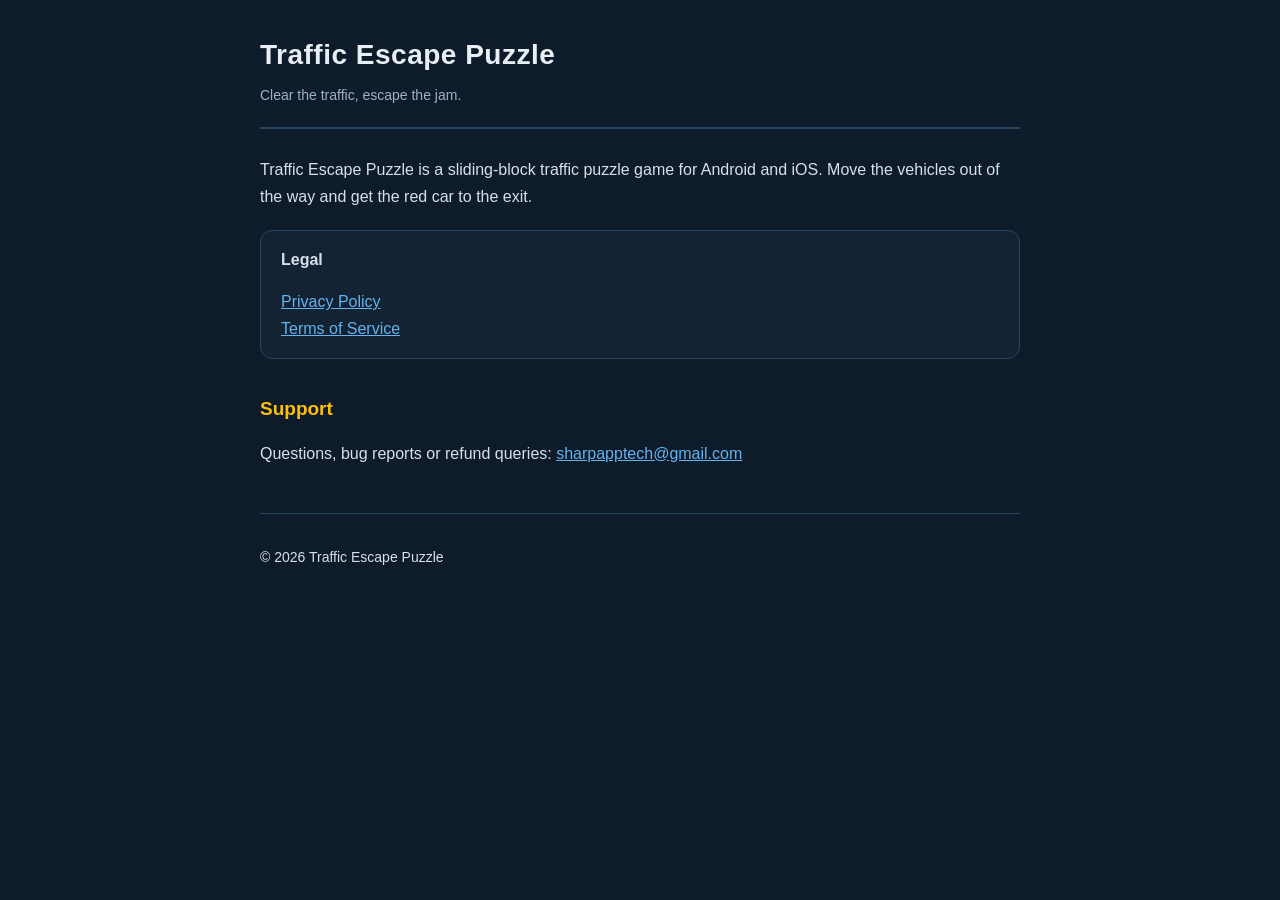
<file: index.html>
<!doctype html>
<html lang="en">
<head>
<meta charset="utf-8">
<meta name="viewport" content="width=device-width, initial-scale=1">
<title>Traffic Escape Puzzle</title>
<link rel="stylesheet" href="style.css">
</head>
<body>
<main>
<header>
  <h1>Traffic Escape Puzzle</h1>
  <p class="meta">Clear the traffic, escape the jam.</p>
</header>

<p>Traffic Escape Puzzle is a sliding-block traffic puzzle game for Android and iOS.
Move the vehicles out of the way and get the red car to the exit.</p>

<div class="card">
  <p><strong>Legal</strong></p>
  <p>
    <a href="privacy.html">Privacy Policy</a><br>
    <a href="terms.html">Terms of Service</a>
  </p>
</div>

<h2>Support</h2>
<p>Questions, bug reports or refund queries:
<a href="mailto:sharpapptech@gmail.com">sharpapptech@gmail.com</a></p>

<footer>
  <p>© 2026 Traffic Escape Puzzle</p>
</footer>
</main>
</body>
</html>
</file>
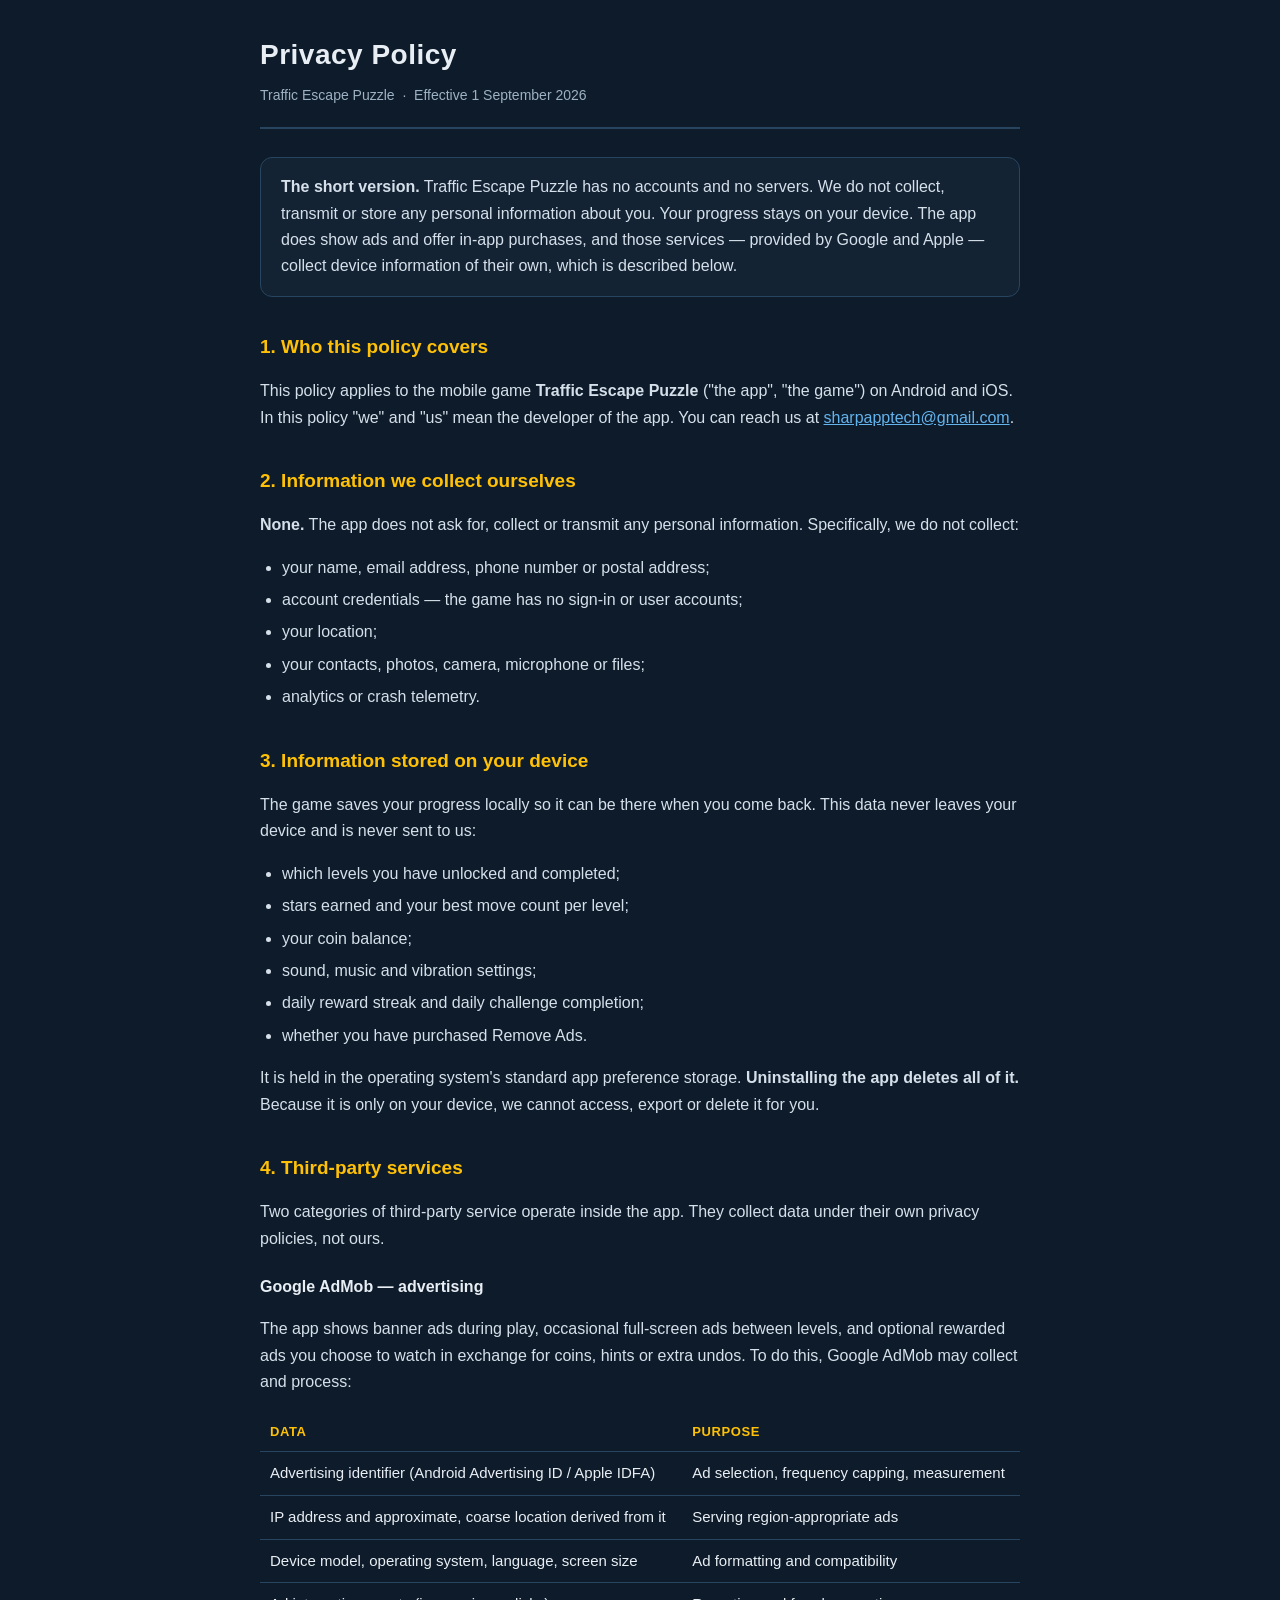
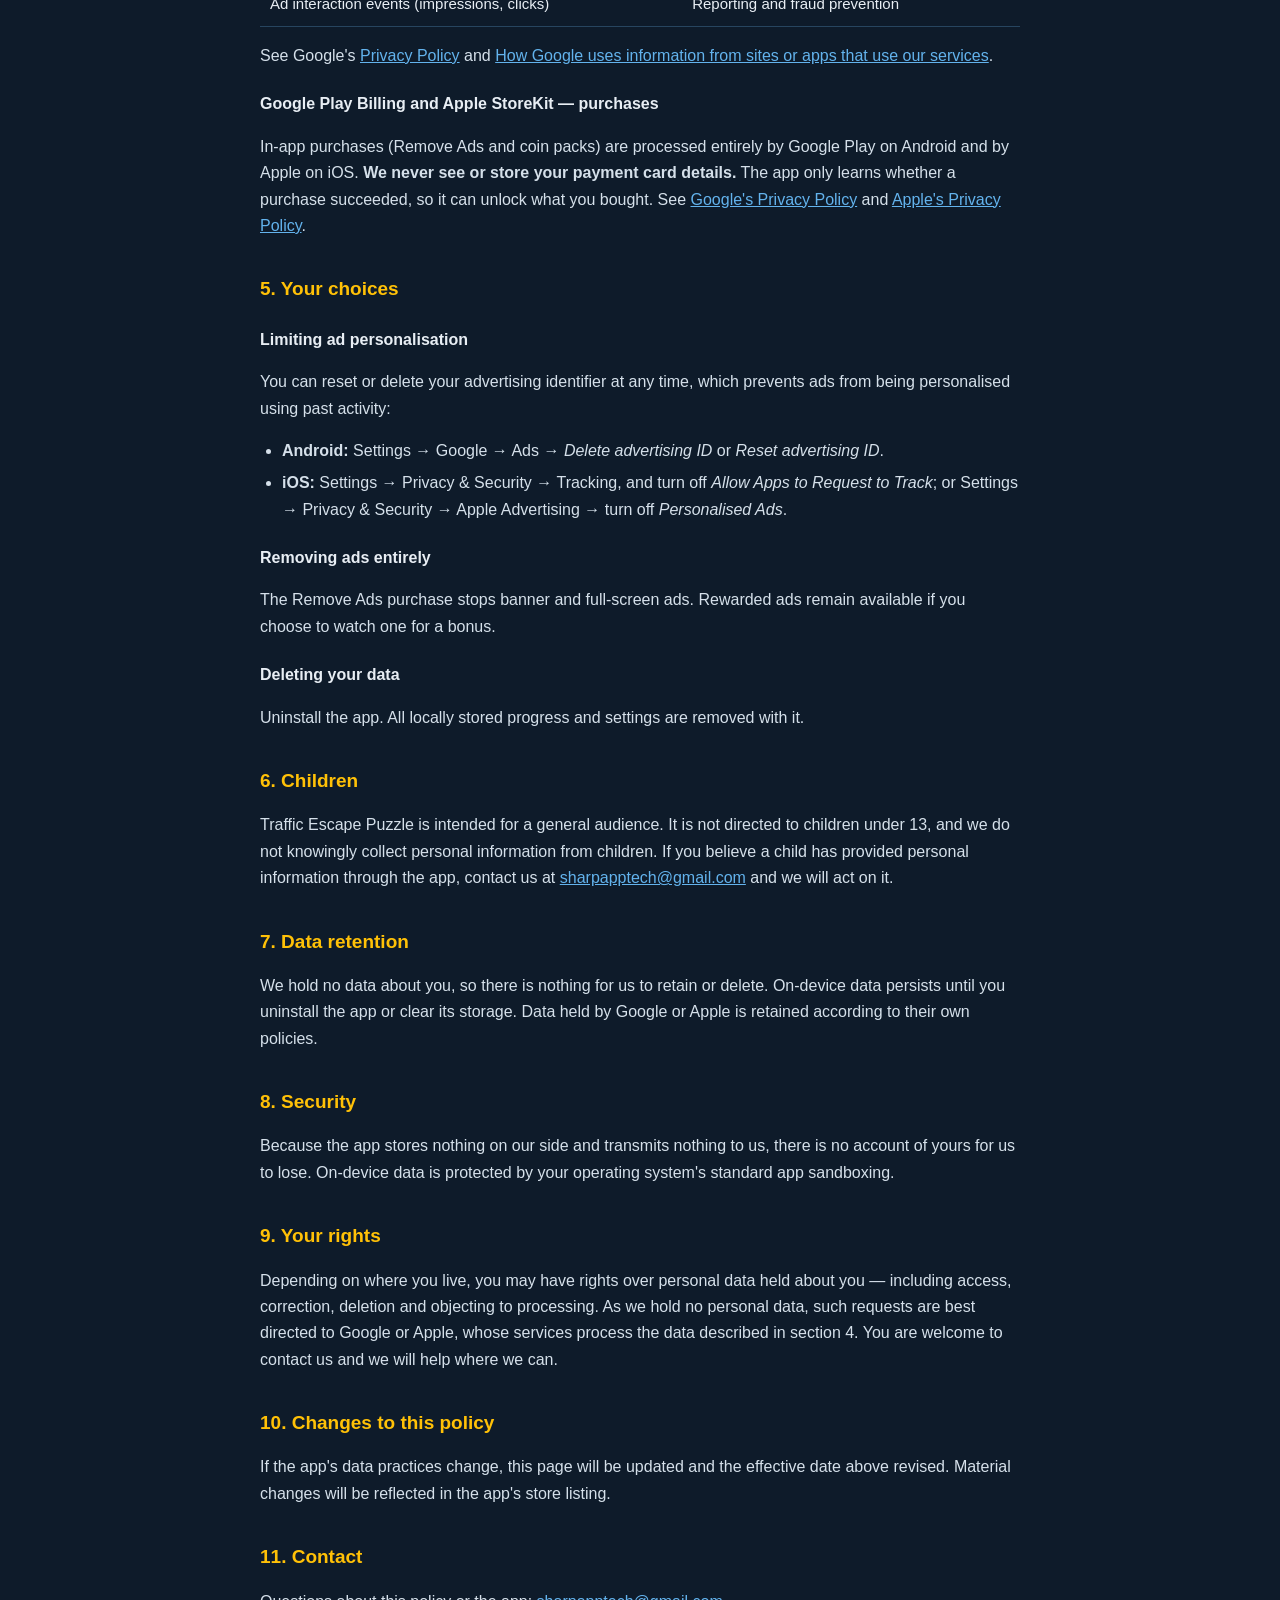
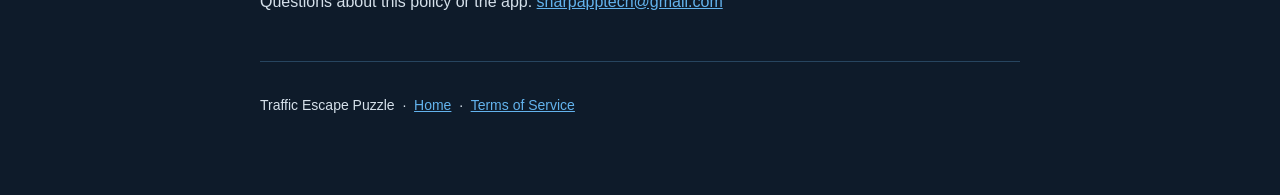
<file: privacy.html>
<!doctype html>
<html lang="en">
<head>
<meta charset="utf-8">
<meta name="viewport" content="width=device-width, initial-scale=1">
<title>Privacy Policy — Traffic Escape Puzzle</title>
<link rel="stylesheet" href="style.css">
</head>
<body>
<main>
<header>
  <h1>Privacy Policy</h1>
  <p class="meta">Traffic Escape Puzzle &nbsp;·&nbsp; Effective 1 September 2026</p>
</header>

<div class="card">
  <p><strong>The short version.</strong> Traffic Escape Puzzle has no accounts and no
  servers. We do not collect, transmit or store any personal information about you.
  Your progress stays on your device. The app does show ads and offer in-app
  purchases, and those services — provided by Google and Apple — collect device
  information of their own, which is described below.</p>
</div>

<h2>1. Who this policy covers</h2>
<p>This policy applies to the mobile game <strong>Traffic Escape Puzzle</strong>
("the app", "the game") on Android and iOS. In this policy "we" and "us" mean the
developer of the app. You can reach us at
<a href="mailto:sharpapptech@gmail.com">sharpapptech@gmail.com</a>.</p>

<h2>2. Information we collect ourselves</h2>
<p><strong>None.</strong> The app does not ask for, collect or transmit any personal
information. Specifically, we do not collect:</p>
<ul>
  <li>your name, email address, phone number or postal address;</li>
  <li>account credentials — the game has no sign-in or user accounts;</li>
  <li>your location;</li>
  <li>your contacts, photos, camera, microphone or files;</li>
  <li>analytics or crash telemetry.</li>
</ul>

<h2>3. Information stored on your device</h2>
<p>The game saves your progress locally so it can be there when you come back. This
data never leaves your device and is never sent to us:</p>
<ul>
  <li>which levels you have unlocked and completed;</li>
  <li>stars earned and your best move count per level;</li>
  <li>your coin balance;</li>
  <li>sound, music and vibration settings;</li>
  <li>daily reward streak and daily challenge completion;</li>
  <li>whether you have purchased Remove Ads.</li>
</ul>
<p>It is held in the operating system's standard app preference storage.
<strong>Uninstalling the app deletes all of it.</strong> Because it is only on your
device, we cannot access, export or delete it for you.</p>

<h2>4. Third-party services</h2>
<p>Two categories of third-party service operate inside the app. They collect data
under their own privacy policies, not ours.</p>

<h3>Google AdMob — advertising</h3>
<p>The app shows banner ads during play, occasional full-screen ads between levels,
and optional rewarded ads you choose to watch in exchange for coins, hints or extra
undos. To do this, Google AdMob may collect and process:</p>
<table>
  <tr><th>Data</th><th>Purpose</th></tr>
  <tr><td>Advertising identifier (Android Advertising ID / Apple IDFA)</td><td>Ad selection, frequency capping, measurement</td></tr>
  <tr><td>IP address and approximate, coarse location derived from it</td><td>Serving region-appropriate ads</td></tr>
  <tr><td>Device model, operating system, language, screen size</td><td>Ad formatting and compatibility</td></tr>
  <tr><td>Ad interaction events (impressions, clicks)</td><td>Reporting and fraud prevention</td></tr>
</table>
<p>See Google's
<a href="https://policies.google.com/privacy" target="_blank" rel="noopener">Privacy Policy</a>
and
<a href="https://policies.google.com/technologies/partner-sites" target="_blank" rel="noopener">How Google uses information from sites or apps that use our services</a>.</p>

<h3>Google Play Billing and Apple StoreKit — purchases</h3>
<p>In-app purchases (Remove Ads and coin packs) are processed entirely by Google Play
on Android and by Apple on iOS. <strong>We never see or store your payment card
details.</strong> The app only learns whether a purchase succeeded, so it can unlock
what you bought. See
<a href="https://policies.google.com/privacy" target="_blank" rel="noopener">Google's Privacy Policy</a>
and
<a href="https://www.apple.com/legal/privacy/" target="_blank" rel="noopener">Apple's Privacy Policy</a>.</p>

<h2>5. Your choices</h2>
<h3>Limiting ad personalisation</h3>
<p>You can reset or delete your advertising identifier at any time, which prevents
ads from being personalised using past activity:</p>
<ul>
  <li><strong>Android:</strong> Settings → Google → Ads → <em>Delete advertising ID</em> or <em>Reset advertising ID</em>.</li>
  <li><strong>iOS:</strong> Settings → Privacy &amp; Security → Tracking, and turn off <em>Allow Apps to Request to Track</em>; or Settings → Privacy &amp; Security → Apple Advertising → turn off <em>Personalised Ads</em>.</li>
</ul>
<h3>Removing ads entirely</h3>
<p>The Remove Ads purchase stops banner and full-screen ads. Rewarded ads remain
available if you choose to watch one for a bonus.</p>
<h3>Deleting your data</h3>
<p>Uninstall the app. All locally stored progress and settings are removed with it.</p>

<h2>6. Children</h2>
<p>Traffic Escape Puzzle is intended for a general audience. It is not directed to
children under 13, and we do not knowingly collect personal information from
children. If you believe a child has provided personal information through the app,
contact us at <a href="mailto:sharpapptech@gmail.com">sharpapptech@gmail.com</a> and
we will act on it.</p>

<h2>7. Data retention</h2>
<p>We hold no data about you, so there is nothing for us to retain or delete.
On-device data persists until you uninstall the app or clear its storage. Data held
by Google or Apple is retained according to their own policies.</p>

<h2>8. Security</h2>
<p>Because the app stores nothing on our side and transmits nothing to us, there is
no account of yours for us to lose. On-device data is protected by your operating
system's standard app sandboxing.</p>

<h2>9. Your rights</h2>
<p>Depending on where you live, you may have rights over personal data held about
you — including access, correction, deletion and objecting to processing. As we hold
no personal data, such requests are best directed to Google or Apple, whose services
process the data described in section 4. You are welcome to contact us and we will
help where we can.</p>

<h2>10. Changes to this policy</h2>
<p>If the app's data practices change, this page will be updated and the effective
date above revised. Material changes will be reflected in the app's store listing.</p>

<h2>11. Contact</h2>
<p>Questions about this policy or the app:
<a href="mailto:sharpapptech@gmail.com">sharpapptech@gmail.com</a></p>

<footer>
  <p>Traffic Escape Puzzle &nbsp;·&nbsp;
  <a href="index.html">Home</a> &nbsp;·&nbsp;
  <a href="terms.html">Terms of Service</a></p>
</footer>
</main>
</body>
</html>
</file>
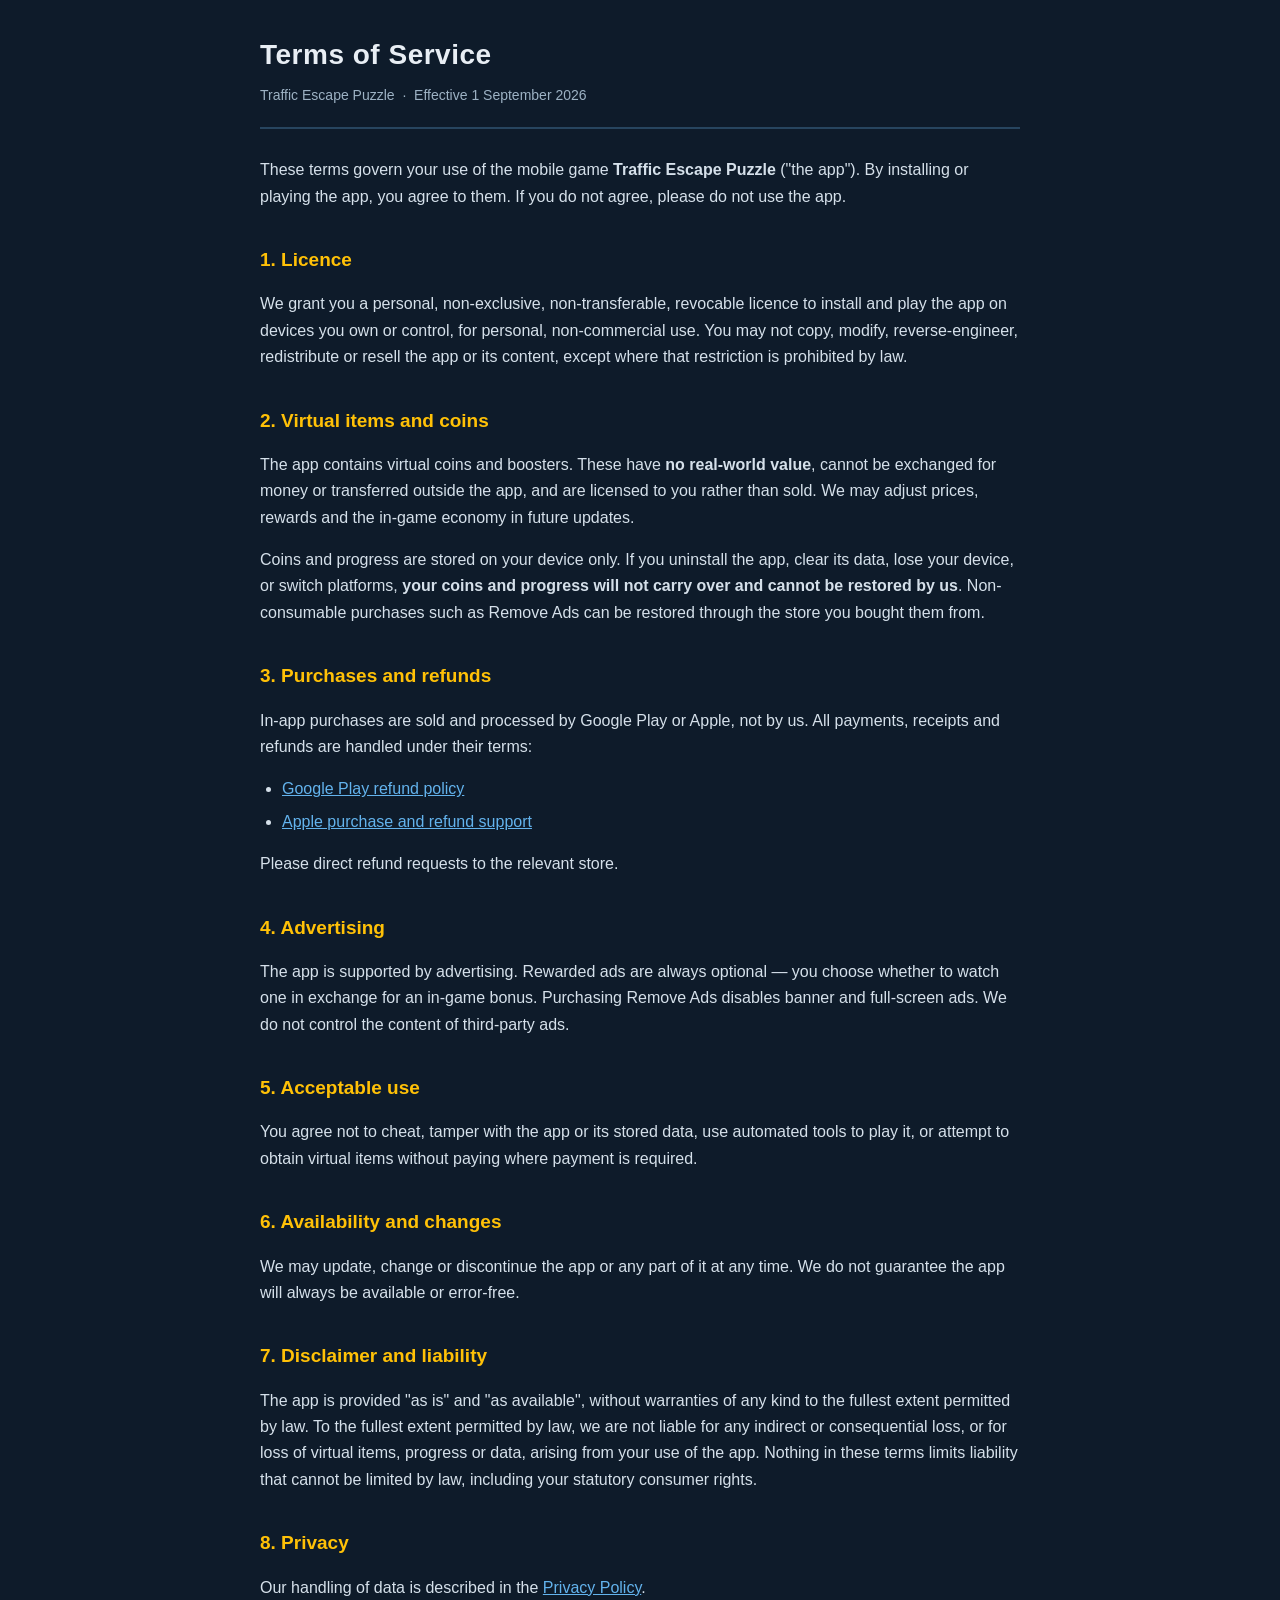
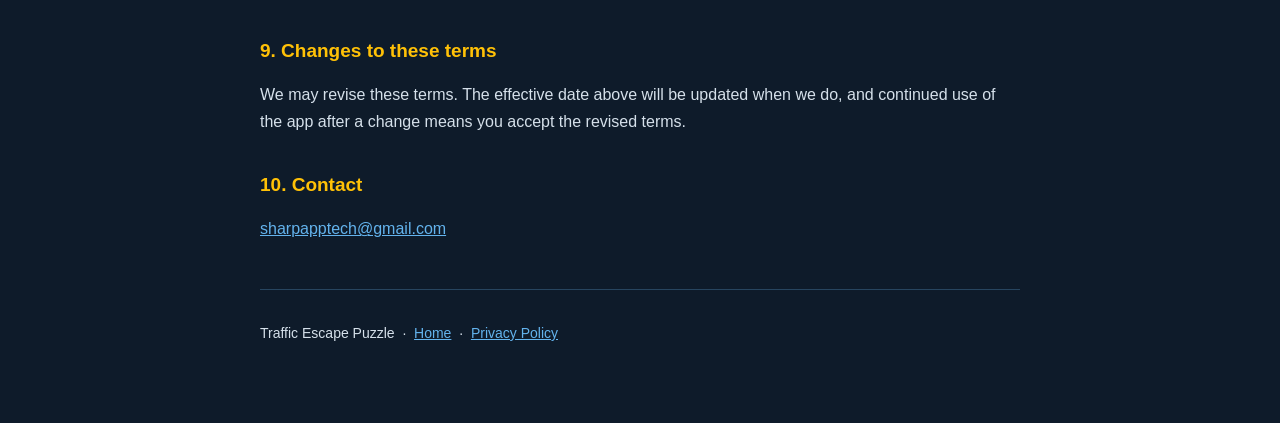
<file: terms.html>
<!doctype html>
<html lang="en">
<head>
<meta charset="utf-8">
<meta name="viewport" content="width=device-width, initial-scale=1">
<title>Terms of Service — Traffic Escape Puzzle</title>
<link rel="stylesheet" href="style.css">
</head>
<body>
<main>
<header>
  <h1>Terms of Service</h1>
  <p class="meta">Traffic Escape Puzzle &nbsp;·&nbsp; Effective 1 September 2026</p>
</header>

<p>These terms govern your use of the mobile game <strong>Traffic Escape Puzzle</strong>
("the app"). By installing or playing the app, you agree to them. If you do not agree,
please do not use the app.</p>

<h2>1. Licence</h2>
<p>We grant you a personal, non-exclusive, non-transferable, revocable licence to
install and play the app on devices you own or control, for personal, non-commercial
use. You may not copy, modify, reverse-engineer, redistribute or resell the app or
its content, except where that restriction is prohibited by law.</p>

<h2>2. Virtual items and coins</h2>
<p>The app contains virtual coins and boosters. These have <strong>no real-world
value</strong>, cannot be exchanged for money or transferred outside the app, and are
licensed to you rather than sold. We may adjust prices, rewards and the in-game
economy in future updates.</p>
<p>Coins and progress are stored on your device only. If you uninstall the app, clear
its data, lose your device, or switch platforms, <strong>your coins and progress will
not carry over and cannot be restored by us</strong>. Non-consumable purchases such as
Remove Ads can be restored through the store you bought them from.</p>

<h2>3. Purchases and refunds</h2>
<p>In-app purchases are sold and processed by Google Play or Apple, not by us. All
payments, receipts and refunds are handled under their terms:</p>
<ul>
  <li><a href="https://support.google.com/googleplay/answer/2479637" target="_blank" rel="noopener">Google Play refund policy</a></li>
  <li><a href="https://support.apple.com/en-us/HT204084" target="_blank" rel="noopener">Apple purchase and refund support</a></li>
</ul>
<p>Please direct refund requests to the relevant store.</p>

<h2>4. Advertising</h2>
<p>The app is supported by advertising. Rewarded ads are always optional — you choose
whether to watch one in exchange for an in-game bonus. Purchasing Remove Ads disables
banner and full-screen ads. We do not control the content of third-party ads.</p>

<h2>5. Acceptable use</h2>
<p>You agree not to cheat, tamper with the app or its stored data, use automated tools
to play it, or attempt to obtain virtual items without paying where payment is
required.</p>

<h2>6. Availability and changes</h2>
<p>We may update, change or discontinue the app or any part of it at any time. We do
not guarantee the app will always be available or error-free.</p>

<h2>7. Disclaimer and liability</h2>
<p>The app is provided "as is" and "as available", without warranties of any kind to
the fullest extent permitted by law. To the fullest extent permitted by law, we are
not liable for any indirect or consequential loss, or for loss of virtual items,
progress or data, arising from your use of the app. Nothing in these terms limits
liability that cannot be limited by law, including your statutory consumer rights.</p>

<h2>8. Privacy</h2>
<p>Our handling of data is described in the
<a href="privacy.html">Privacy Policy</a>.</p>

<h2>9. Changes to these terms</h2>
<p>We may revise these terms. The effective date above will be updated when we do,
and continued use of the app after a change means you accept the revised terms.</p>

<h2>10. Contact</h2>
<p><a href="mailto:sharpapptech@gmail.com">sharpapptech@gmail.com</a></p>

<footer>
  <p>Traffic Escape Puzzle &nbsp;·&nbsp;
  <a href="index.html">Home</a> &nbsp;·&nbsp;
  <a href="privacy.html">Privacy Policy</a></p>
</footer>
</main>
</body>
</html>
</file>
<file: style.css>
:root {
  --bg: #0e1b2a;
  --panel: #142334;
  --border: #27455f;
  --text: #e8eef4;
  --muted: #9db2c4;
  --gold: #ffc107;
  --link: #63b3ed;
}
* { box-sizing: border-box; }
body {
  margin: 0;
  padding: 32px 20px 64px;
  background: var(--bg);
  color: var(--text);
  font: 16px/1.65 -apple-system, BlinkMacSystemFont, "Segoe UI", Roboto, Helvetica, Arial, sans-serif;
}
main { max-width: 760px; margin: 0 auto; }
header { border-bottom: 2px solid var(--border); padding-bottom: 20px; margin-bottom: 28px; }
h1 { font-size: 28px; margin: 0 0 6px; letter-spacing: .5px; }
h2 { font-size: 19px; margin: 34px 0 10px; color: var(--gold); }
h3 { font-size: 16px; margin: 22px 0 6px; }
p, li { color: #d5e0ea; }
ul { padding-left: 22px; }
li { margin: 6px 0; }
a { color: var(--link); }
.meta { color: var(--muted); font-size: 14px; margin: 0; }
.card {
  background: var(--panel);
  border: 1px solid var(--border);
  border-radius: 12px;
  padding: 16px 20px;
  margin: 20px 0;
}
.card p:first-child { margin-top: 0; }
.card p:last-child { margin-bottom: 0; }
table { width: 100%; border-collapse: collapse; margin: 14px 0; font-size: 15px; }
th, td { text-align: left; padding: 9px 10px; border-bottom: 1px solid var(--border); vertical-align: top; }
th { color: var(--gold); font-size: 13px; text-transform: uppercase; letter-spacing: .6px; }
footer { margin-top: 46px; padding-top: 18px; border-top: 1px solid var(--border); color: var(--muted); font-size: 14px; }
code { background: #0a1420; padding: 1px 5px; border-radius: 4px; font-size: 14px; }
</file>
